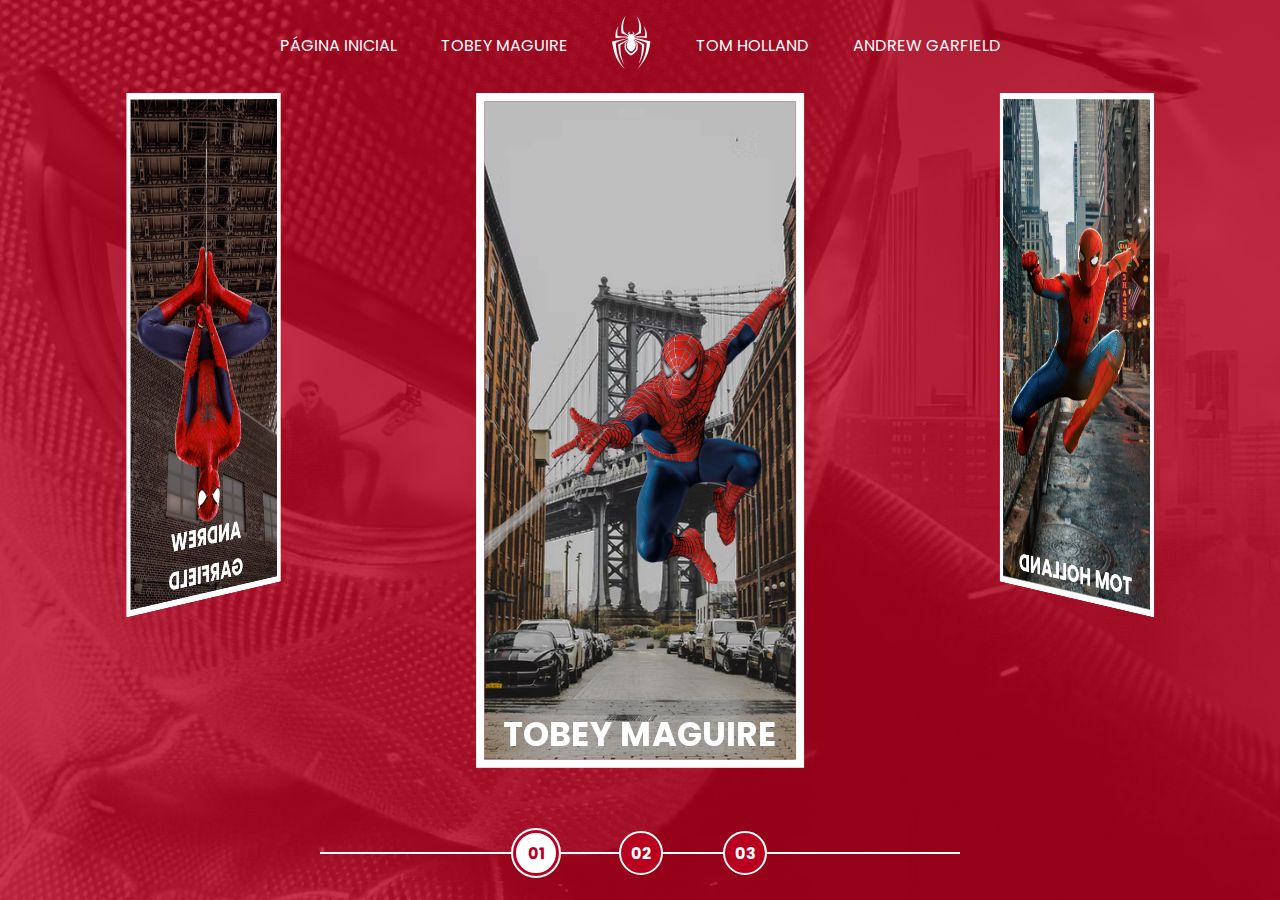
<file: index.html>
<!DOCTYPE html>
<html lang="pt-br">
<head>

    <meta charset="UTF-8">
    <meta name="viewport" content="width=device-width, initial-scale=1.0">
    <title>Multiverso Spider-Man</title>

    <!-- Fonts -->
    <link rel="preconnect" href="https://fonts.googleapis.com">
    <link rel="preconnect" href="https://fonts.gstatic.com" crossorigin>
    <link href="https://fonts.googleapis.com/css2?family=Poppins:ital,wght@0,100;0,200;0,300;0,400;0,500;0,600;0,700;0,800;0,900;1,100;1,200;1,300;1,400;1,500;1,600;1,700;1,800;1,900&display=swap" rel="stylesheet">

    <!-- Styles -->

    <link rel="shortcut icon" href="./src/images/icons/spider.svg" type="image/x-icon">

    <link rel="stylesheet" href="./src/styles/home-page-styles.css">

    

</head>

<body>

    <nav class="s-menu">

        <ul>

            <li class="s-menu__item">
                <a href="./index.html">Página Inicial</a>
            </li>

            <li class="s-menu__item">
                <a href="./pages/tobey-maguire/spiderman1.html">Tobey Maguire</a>
            </li>

            <li class="s-menu__item s-menu__icon">
                <img src="./src/images/icons/spider.svg" alt="Spider-man Multiverse">
            </li>

            <li class="s-menu__item">
                <a href="./pages/tom-holland/spiderman1.html">Tom Holland</a>
            </li>

            <li class="s-menu__item">
                <a href="./pages/andrew-garfield/spiderman1.html">Andrew Garfield</a>
            </li>
        </ul>
    </nav>

    <div class="s-container">

        <div class="s-cards-carousel" style="transform: translateZ(-40vw) rotateY(0deg);">

            <a href="./pages/tobey-maguire/spiderman1.html" class="s-card" id="spider-man-01">
                <img src="./src/images/pic-sm-bg-01.jpg" alt="" class="s-card__background">
                <img src="./src/images/spider-man-01.png" alt="Tobey Maguire" class="s-card__image">
                <h2 class="s-card__title">Tobey Maguire</h2>
            </a>

            <a href="./pages/tom-holland/spiderman1.html" class="s-card" id="spider-man-02">
                <img src="./src/images/pic-sm-bg-02.jpg" alt="" class="s-card__background">
                <img src="./src/images/spider-man-02.png" alt="Tom Holland" class="s-card__image">
                <h2 class="s-card__title">Tom Holland</h2>
            </a>

            <a href="./pages/andrew-garfield/spiderman1.html" class="s-card" id="spider-man-03">
                <img src="./src/images/pic-sm-bg-03.jpg" alt="" class="s-card__background">
                <img src="./src/images/spider-man-03.png" alt="Andrew Garfield" class="s-card__image">
                <h2 class="s-card__title">Andrew Garfield</h2>
            </a>

        </div>

    </div>

    <div class="s-controller">
        <div id="1" onclick="selectCarouselItem(this)" class="s-controller__button s-controller__button--active">
            01
        </div>
        <div id="2" onclick="selectCarouselItem(this)" class="s-controller__button">
            02
        </div>
        <div id="3" onclick="selectCarouselItem(this)" class="s-controller__button">
            03
        </div>
        <div class="s-controller__line"></div>
    </div>

    <script src="./src/script/card-hover-animation.js" defer></script>
    <script src="./src/script/script.js" defer></script>

</body>
</html>
</file>
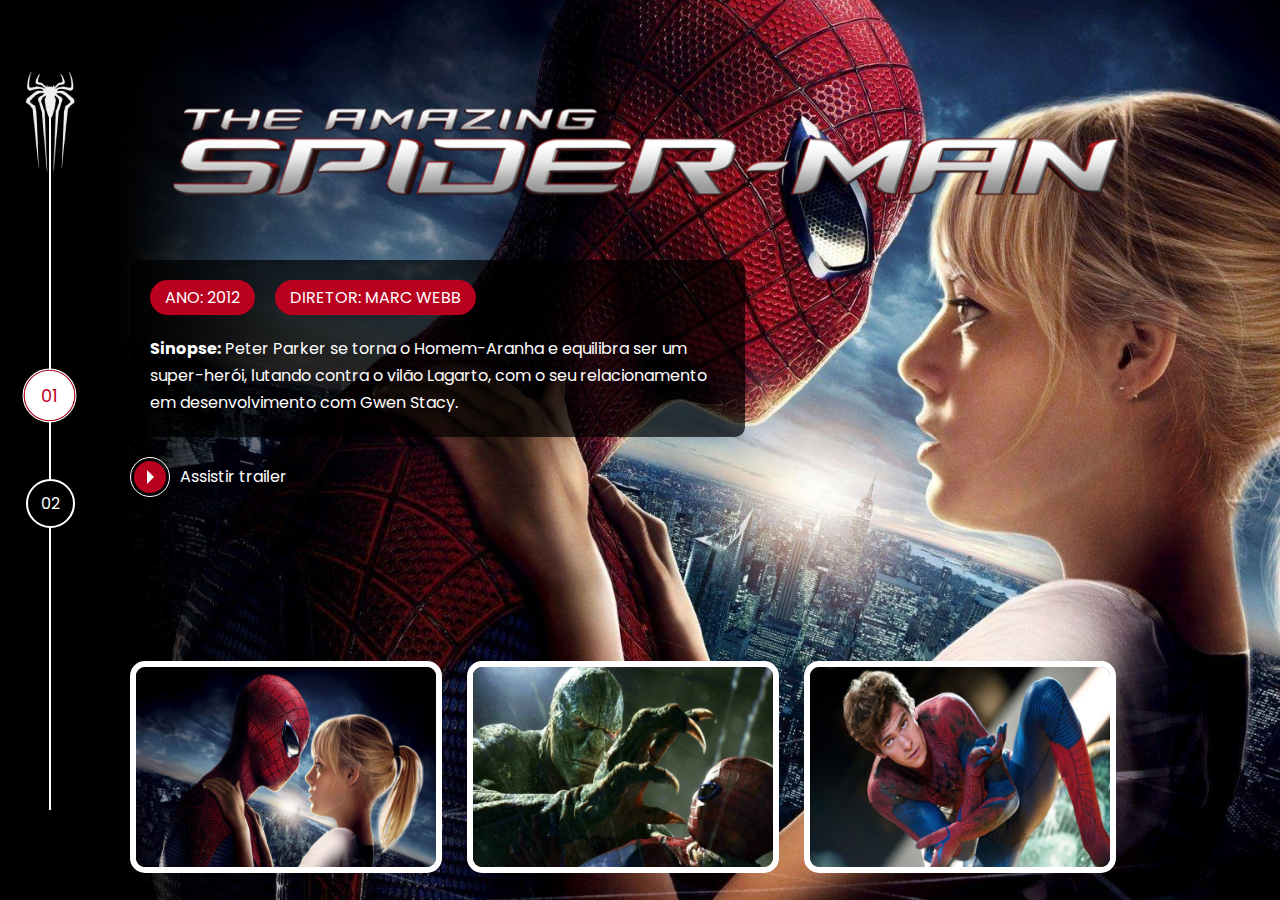
<file: pages/andrew-garfield/spiderman1.html>
<!DOCTYPE html>

<html lang="pt-br">
<head>

    <meta charset="UTF-8">
    <meta name="viewport" content="width=device-width, initial-scale=1.0">
    <title>Multiverso Spider-Man</title>

    <!-- Fonts -->
    <link rel="preconnect" href="https://fonts.googleapis.com">
    <link rel="preconnect" href="https://fonts.gstatic.com" crossorigin>
    <link href="https://fonts.googleapis.com/css2?family=Poppins:ital,wght@0,100;0,200;0,300;0,400;0,500;0,600;0,700;0,800;0,900;1,100;1,200;1,300;1,400;1,500;1,600;1,700;1,800;1,900&display=swap" rel="stylesheet">

    <!-- Styles -->

    <link rel="shortcut icon" href="../../src/images/icons/spiderman1-andrew.png" type="image/x-icon">

    <link rel="stylesheet" href="../../src/styles/internal.css">

    <link
        rel="stylesheet"
        href="https://cdn.jsdelivr.net/npm/@fancyapps/ui@4.0/dist/fancybox.css"
    />

</head>
<body>

    <div class="s-wrapper">

       <div class="s-left-column">

            <nav class="navigator">

                <div class="navigator__icon">

                    <a href="../../index.html">

                        <img src="../../src/images/icons/spiderman1-andrew.png" alt="Multiverso Spider-Man">

                    </a>

                </div>

                <ul>
                
                    <li><a href="./spiderman1.html" class="active">01</a></li>

                    <li><a href="./spiderman2.html">02</a></li>

                </ul>
            
            </nav>

        </div>

        <div class="s-main-content s-spiderman-02-01">

            <div class="s-main-content__top">

                <div class="s-logo">

                    <img src="../../src/images/spiderman-andrew/movie-01/logo.png" alt="The Amazing Spider-Man (2012)" title="The Amazing Spider-Man (2012)">

                </div>

                <div class="s-description">

                    <div class="pills">

                        <ul>

                            <li>Ano: 2012</li>

                            <li>Diretor: Marc Webb</li>

                        </ul>

                    </div>

                    <div class="s-description__text">

                        <p>

                            <strong>Sinopse:</strong>&nbsp;Peter Parker se torna o Homem-Aranha e equilibra ser um super-herói, 
                            lutando contra o vilão Lagarto, com o seu relacionamento em desenvolvimento com Gwen Stacy.

                        </p>

                    </div>

                </div>

                <div class="s-link">

                    <ul>

                        <li>

                            <a href="https://www.youtube.com/watch?v=iAaDfqB9FLs" class="link-button" target="_blank">

                                <span class="icon">

                                    <div class="play-icon">&nbsp;</div>

                                </span>

                                <span class="label"> Assistir trailer </span>
                            </a>

                        </li>

                    </ul>

                </div>

            </div>

            <div class="s-main-content__bottom">

                <div class="gallery">

                    <ul>

                        <li>
                            
                            <a data-fancybox href="../../src/images/spiderman-andrew/movie-01/gallery/image-01.png">

                                <img src="../../src/images/spiderman-andrew/movie-01/gallery/image-01.png" alt="">

                            </a>

                        </li>

                        <li>

                            <a data-fancybox href="../../src/images/spiderman-andrew/movie-01/gallery/image-02.png">

                                <img src="../../src/images/spiderman-andrew/movie-01/gallery/image-02.png" alt="">

                            </a>

                        </li>

                        <li>
                            
                            <a data-fancybox href="../../src/images/spiderman-andrew/movie-01/gallery/image-03.png">
                            
                                <img src="../../src/images/spiderman-andrew/movie-01/gallery/image-03.png" alt="">

                            </a>

                        </li>

                    </ul>

                </div>
        
            </div>

        </div>

    </div>
    
    <script src="https://cdn.jsdelivr.net/npm/@fancyapps/ui@4.0/dist/fancybox.umd.js"></script>

</body>
</html>
</file>
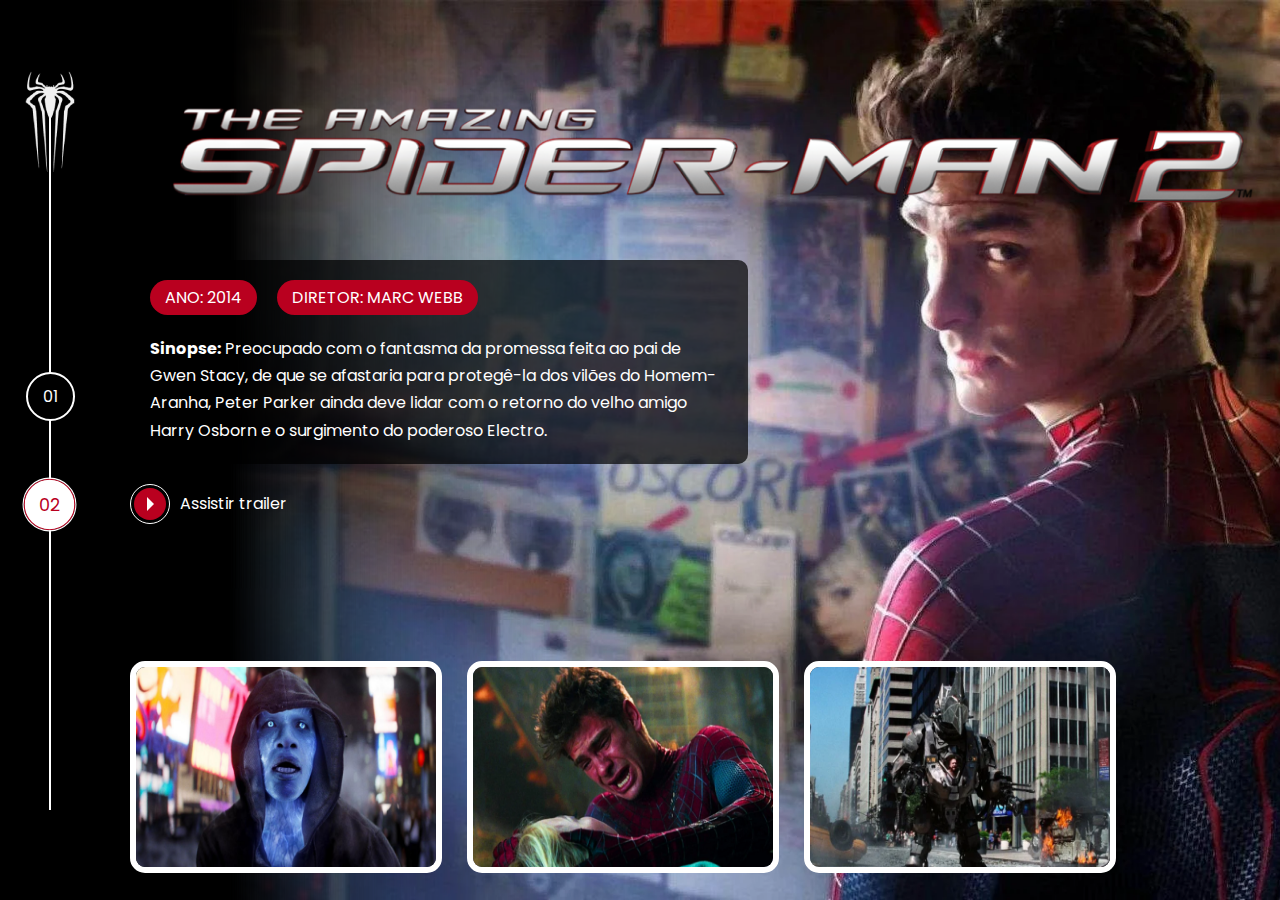
<file: pages/andrew-garfield/spiderman2.html>
<!DOCTYPE html>

<html lang="pt-br">
<head>

    <meta charset="UTF-8">
    <meta name="viewport" content="width=device-width, initial-scale=1.0">
    <title>Multiverso Spider-Man</title>

    <!-- Fonts -->
    <link rel="preconnect" href="https://fonts.googleapis.com">
    <link rel="preconnect" href="https://fonts.gstatic.com" crossorigin>
    <link href="https://fonts.googleapis.com/css2?family=Poppins:ital,wght@0,100;0,200;0,300;0,400;0,500;0,600;0,700;0,800;0,900;1,100;1,200;1,300;1,400;1,500;1,600;1,700;1,800;1,900&display=swap" rel="stylesheet">

    <!-- Styles -->

    <link rel="shortcut icon" href="../../src/images/icons/spiderman1-andrew.png" type="image/x-icon">

    <link rel="stylesheet" href="../../src/styles/internal.css">

    <link
        rel="stylesheet"
        href="https://cdn.jsdelivr.net/npm/@fancyapps/ui@4.0/dist/fancybox.css"
    />

</head>
<body>

    <div class="s-wrapper">

       <div class="s-left-column">

            <nav class="navigator">

                <div class="navigator__icon">

                    <a href="../../index.html">

                        <img src="../../src/images/icons/spiderman1-andrew.png" alt="Multiverso Spider-Man">

                    </a>

                </div>

                <ul>
                
                    <li><a href="./spiderman1.html">01</a></li>

                    <li><a href="./spiderman2.html" class="active">02</a></li>

                </ul>
            
            </nav>

        </div>

        <div class="s-main-content s-spiderman-02-02">

            <div class="s-main-content__top">

                <div class="s-logo">

                    <img src="../../src/images/spiderman-andrew/movie-02/logo.png" alt="O Espetacular Homem-Aranha 2 (2014)" title="O Espetacular Homem-Aranha 2 (2014)">

                </div>

                <div class="s-description">

                    <div class="pills">

                        <ul>

                            <li>Ano: 2014</li>

                            <li>Diretor: Marc Webb</li>

                        </ul>

                    </div>

                    <div class="s-description__text">

                        <p>

                            <strong>Sinopse:</strong>&nbsp;Preocupado com o fantasma da promessa feita ao pai de Gwen Stacy, 
                            de que se afastaria para protegê-la dos vilões do Homem-Aranha, Peter Parker ainda deve lidar 
                            com o retorno do velho amigo Harry Osborn e o surgimento do poderoso Electro.

                        </p>

                    </div>

                </div>

                <div class="s-link">

                    <ul>

                        <li>

                            <a href="https://www.youtube.com/watch?v=PfUDLzyC1cM" class="link-button" target="_blank">

                                <span class="icon">

                                    <div class="play-icon">&nbsp;</div>

                                </span>

                                <span class="label"> Assistir trailer </span>
                            </a>

                        </li>

                    </ul>

                </div>

            </div>

            <div class="s-main-content__bottom">

                <div class="gallery">

                    <ul>

                        <li>
                            
                            <a data-fancybox href="../../src/images/spiderman-andrew/movie-02/gallery/image-01.png">

                                <img src="../../src/images/spiderman-andrew/movie-02/gallery/image-01.png" alt="">

                            </a>

                        </li>

                        <li>

                            <a data-fancybox href="../../src/images/spiderman-andrew/movie-02/gallery/image-02.png">

                                <img src="../../src/images/spiderman-andrew/movie-02/gallery/image-02.png" alt="">

                            </a>

                        </li>

                        <li>
                            
                            <a data-fancybox href="../../src/images/spiderman-andrew/movie-02/gallery/image-03.png">
                            
                                <img src="../../src/images/spiderman-andrew/movie-02/gallery/image-03.png" alt="">

                            </a>

                        </li>

                    </ul>

                </div>
        
            </div>

        </div>

    </div>
    
    <script src="https://cdn.jsdelivr.net/npm/@fancyapps/ui@4.0/dist/fancybox.umd.js"></script>

</body>
</html>
</file>
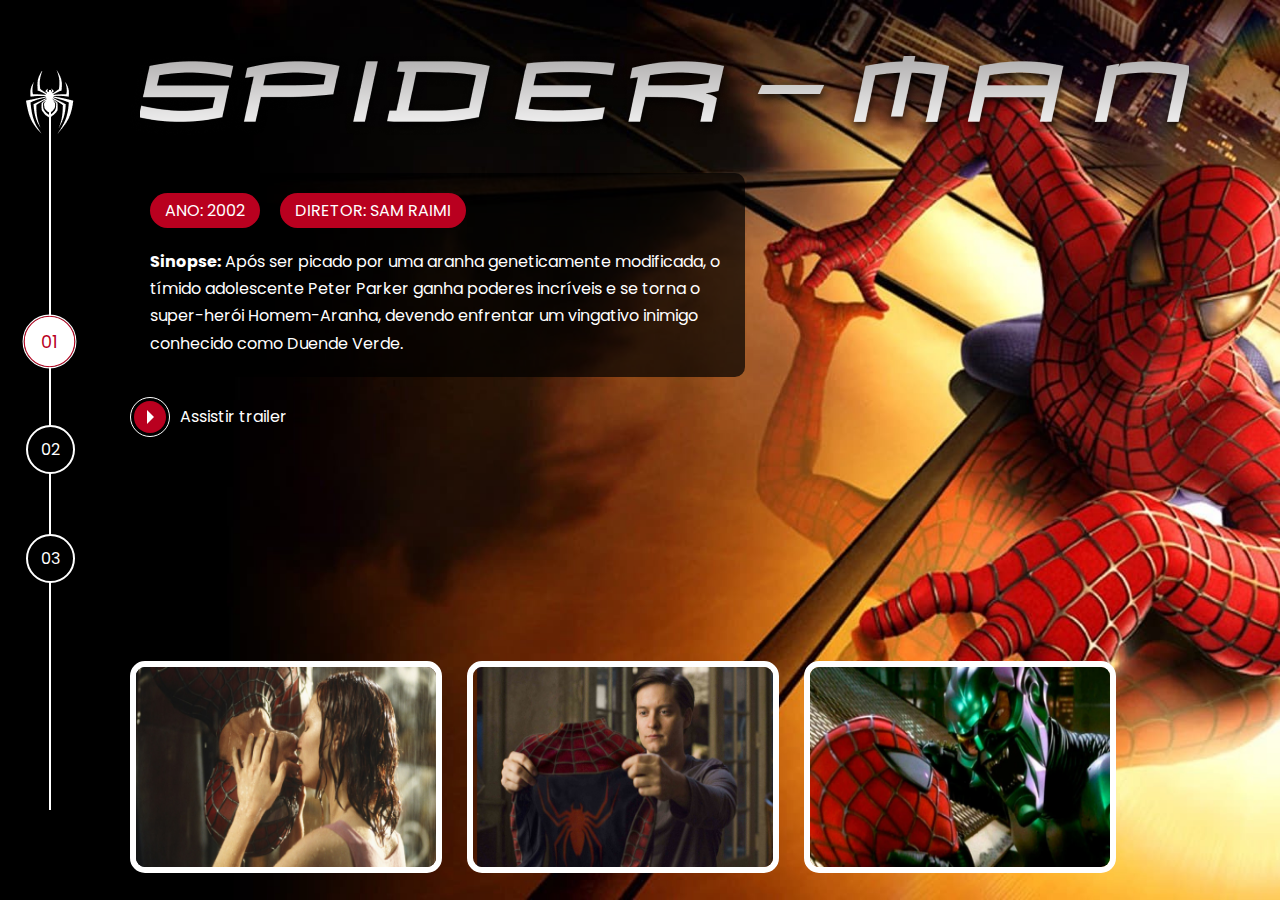
<file: pages/tobey-maguire/spiderman1.html>
<!DOCTYPE html>

<html lang="pt-br">
<head>

    <meta charset="UTF-8">
    <meta name="viewport" content="width=device-width, initial-scale=1.0">
    <title>Multiverso Spider-Man</title>

    <!-- Fonts -->
    <link rel="preconnect" href="https://fonts.googleapis.com">
    <link rel="preconnect" href="https://fonts.gstatic.com" crossorigin>
    <link href="https://fonts.googleapis.com/css2?family=Poppins:ital,wght@0,100;0,200;0,300;0,400;0,500;0,600;0,700;0,800;0,900;1,100;1,200;1,300;1,400;1,500;1,600;1,700;1,800;1,900&display=swap" rel="stylesheet">

    <!-- Styles -->

    <link rel="shortcut icon" href="../../src/images/icons/spiderman1.png" type="image/x-icon">

    <link rel="stylesheet" href="../../src/styles/internal.css">

    <link
        rel="stylesheet"
        href="https://cdn.jsdelivr.net/npm/@fancyapps/ui@4.0/dist/fancybox.css"
    />

</head>
<body>

    <div class="s-wrapper">

       <div class="s-left-column">

            <nav class="navigator">

                <div class="navigator__icon">

                    <a href="../../index.html">

                        <img src="../../src/images/icons/spiderman1.png" alt="Multiverso Spider-Man">

                    </a>

                </div>

                <ul>
                
                    <li><a href="./spiderman1.html" class="active">01</a></li>

                    <li><a href="./spiderman2.html">02</a></li>

                    <li><a href="./spiderman3.html">03</a></li>

                </ul>
            
            </nav>

        </div>

        <div class="s-main-content s-spiderman-01-01">

            <div class="s-main-content__top">

                <div class="s-logo">

                    <img src="../../src/images/spiderman-tobey/movie-01/logo.png" alt="Spiderman (2002)" title="Spiderman (2002)">

                </div>

                <div class="s-description">

                    <div class="pills">

                        <ul>

                            <li>Ano: 2002</li>

                            <li>Diretor: Sam Raimi</li>

                        </ul>

                    </div>

                    <div class="s-description__text">

                        <p>

                            <strong>Sinopse:</strong>&nbsp;Após ser picado por uma aranha geneticamente modificada, 
                            o tímido adolescente Peter Parker ganha poderes incríveis 
                            e se torna o super-herói Homem-Aranha, devendo enfrentar 
                            um vingativo inimigo conhecido como Duende Verde.

                        </p>

                    </div>

                </div>

                <div class="s-link">

                    <ul>

                        <li>

                            <a href="https://www.youtube.com/watch?v=nwyO5Ue6JUQ" class="link-button" target="_blank">

                                <span class="icon">

                                    <div class="play-icon">&nbsp;</div>

                                </span>

                                <span class="label"> Assistir trailer </span>
                            </a>

                        </li>

                    </ul>

                </div>

            </div>

            <div class="s-main-content__bottom">

                <div class="gallery">

                    <ul>

                        <li>
                            
                            <a data-fancybox href="../../src/images/spiderman-tobey/movie-01/gallery/image-01-full.jpg">

                                <img src="../../src/images/spiderman-tobey/movie-01/gallery/image-01.png" alt="">

                            </a>

                        </li>

                        <li>

                            <a data-fancybox href="../../src/images/spiderman-tobey/movie-01/gallery/image-02-full.jpg">

                                <img src="../../src/images/spiderman-tobey/movie-01/gallery/image-02.png" alt="">

                            </a>

                        </li>

                        <li>
                            
                            <a data-fancybox href="../../src/images/spiderman-tobey/movie-01/gallery/image-03-full.jpg">
                            
                                <img src="../../src/images/spiderman-tobey/movie-01/gallery/image-03.png" alt="">

                            </a>

                        </li>

                    </ul>

                </div>
        
            </div>

        </div>

    </div>
    
    <script src="https://cdn.jsdelivr.net/npm/@fancyapps/ui@4.0/dist/fancybox.umd.js"></script>

</body>
</html>
</file>
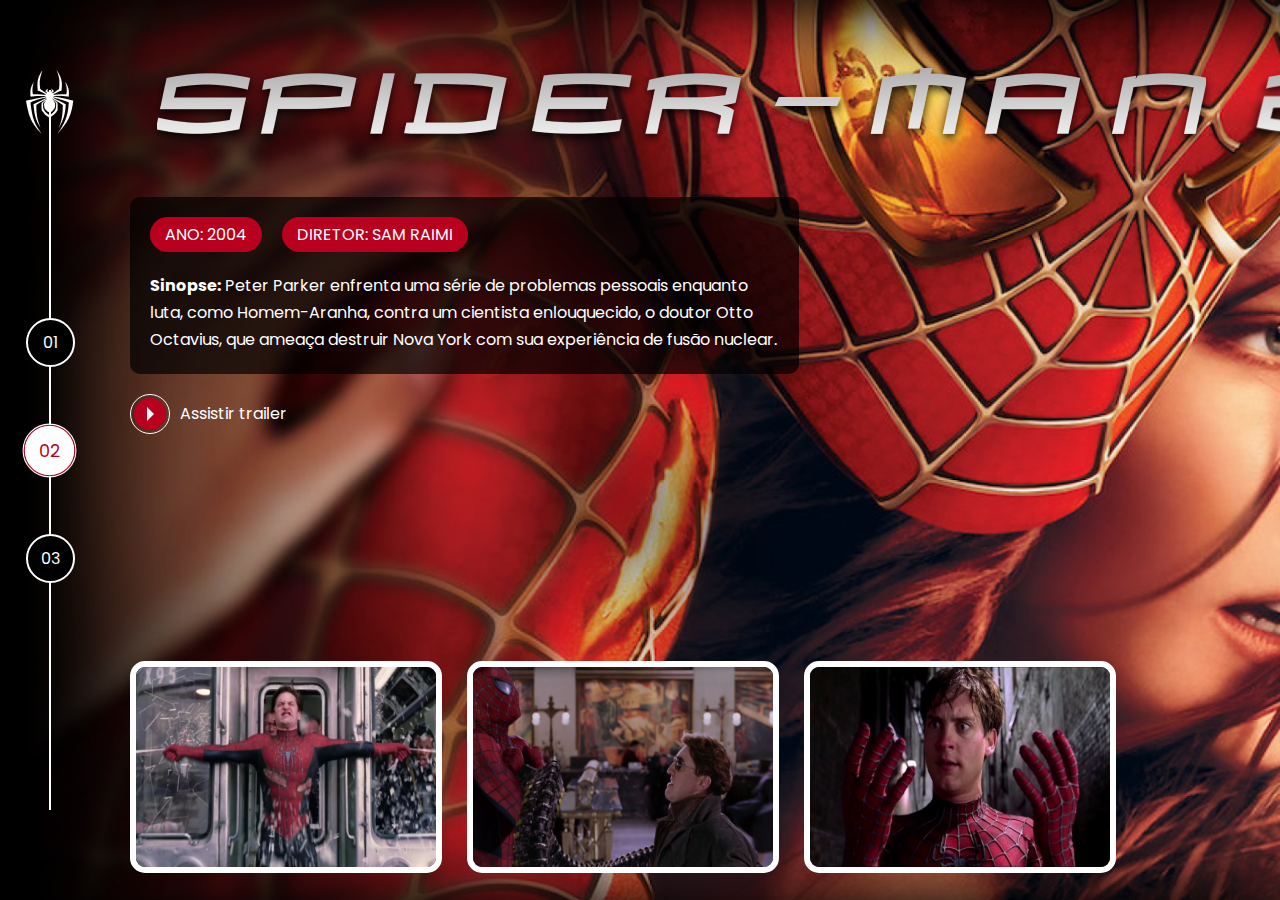
<file: pages/tobey-maguire/spiderman2.html>
<!DOCTYPE html>

<html lang="pt-br">
<head>

    <meta charset="UTF-8">
    <meta name="viewport" content="width=device-width, initial-scale=1.0">
    <title>Multiverso Spider-Man</title>

    <!-- Fonts -->
    <link rel="preconnect" href="https://fonts.googleapis.com">
    <link rel="preconnect" href="https://fonts.gstatic.com" crossorigin>
    <link href="https://fonts.googleapis.com/css2?family=Poppins:ital,wght@0,100;0,200;0,300;0,400;0,500;0,600;0,700;0,800;0,900;1,100;1,200;1,300;1,400;1,500;1,600;1,700;1,800;1,900&display=swap" rel="stylesheet">

    <!-- Styles -->

    <link rel="shortcut icon" href="../../src/images/icons/spiderman1.png" type="image/x-icon">

    <link rel="stylesheet" href="../../src/styles/internal.css">

    <link
        rel="stylesheet"
        href="https://cdn.jsdelivr.net/npm/@fancyapps/ui@4.0/dist/fancybox.css"
    />

</head>
<body>

    <div class="s-wrapper">

       <div class="s-left-column">

            <nav class="navigator">

                <div class="navigator__icon">

                    <a href="../../index.html">

                        <img src="../../src/images/icons/spiderman1.png" alt="Multiverso Spider-Man">

                    </a>

                </div>

                <ul>
                
                    <li><a href="./spiderman1.html">01</a></li>

                    <li><a href="./spiderman2.html" class="active">02</a></li>

                    <li><a href="./spiderman3.html">03</a></li>

                </ul>
            
            </nav>

        </div>

        <div class="s-main-content s-spiderman-01-02">

            <div class="s-main-content__top">

                <div class="s-logo">

                    <img src="../../src/images/spiderman-tobey/movie-02/logo.png" alt="Spiderman (2004)" title="Spiderman (2004)">

                </div>

                <div class="s-description">

                    <div class="pills">

                        <ul>

                            <li>Ano: 2004</li>

                            <li>Diretor: Sam Raimi</li>

                        </ul>

                    </div>

                    <div class="s-description__text">

                        <p>

                            <strong>Sinopse:</strong>&nbsp;Peter Parker enfrenta uma série de problemas pessoais enquanto luta, 
                            como Homem-Aranha, contra um cientista enlouquecido, o doutor Otto Octavius, 
                            que ameaça destruir Nova York com sua experiência de fusão nuclear.

                        </p>

                    </div>

                </div>

                <div class="s-link">

                    <ul>

                        <li>

                            <a href="https://www.youtube.com/watch?v=1UAzz8ncM68" class="link-button" target="_blank">

                                <span class="icon">

                                    <div class="play-icon">&nbsp;</div>

                                </span>

                                <span class="label"> Assistir trailer </span>
                            </a>

                        </li>

                    </ul>

                </div>

            </div>

            <div class="s-main-content__bottom">

                <div class="gallery">

                    <ul>

                        <li>
                            
                            <a data-fancybox href="../../src/images/spiderman-tobey/movie-02/gallery/image-01.png">

                                <img src="../../src/images/spiderman-tobey/movie-02/gallery/image-01.png" alt="">

                            </a>

                        </li>

                        <li>

                            <a data-fancybox href="../../src/images/spiderman-tobey/movie-02/gallery/image-02.png">

                                <img src="../../src/images/spiderman-tobey/movie-02/gallery/image-02.png" alt="">

                            </a>

                        </li>

                        <li>
                            
                            <a data-fancybox href="../../src/images/spiderman-tobey/movie-02/gallery/image-03.png">
                            
                                <img src="../../src/images/spiderman-tobey/movie-02/gallery/image-03.png" alt="">

                            </a>

                        </li>

                    </ul>

                </div>
        
            </div>

        </div>

    </div>
    
    <script src="https://cdn.jsdelivr.net/npm/@fancyapps/ui@4.0/dist/fancybox.umd.js"></script>

</body>
</html>
</file>
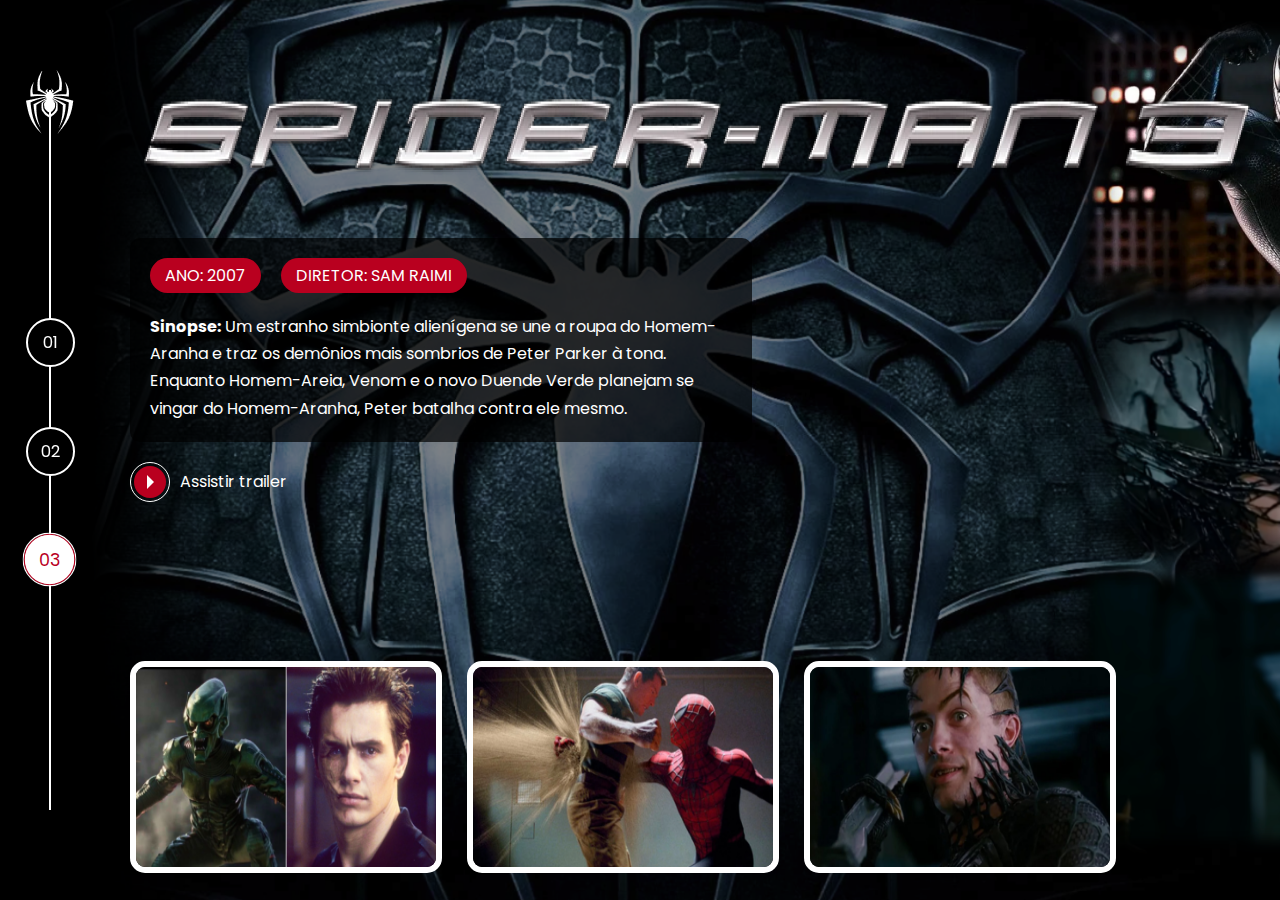
<file: pages/tobey-maguire/spiderman3.html>
<!DOCTYPE html>

<html lang="pt-br">
<head>

    <meta charset="UTF-8">
    <meta name="viewport" content="width=device-width, initial-scale=1.0">
    <title>Multiverso Spider-Man</title>

    <!-- Fonts -->
    <link rel="preconnect" href="https://fonts.googleapis.com">
    <link rel="preconnect" href="https://fonts.gstatic.com" crossorigin>
    <link href="https://fonts.googleapis.com/css2?family=Poppins:ital,wght@0,100;0,200;0,300;0,400;0,500;0,600;0,700;0,800;0,900;1,100;1,200;1,300;1,400;1,500;1,600;1,700;1,800;1,900&display=swap" rel="stylesheet">

    <!-- Styles -->

    <link rel="shortcut icon" href="../../src/images/icons/spiderman1.png" type="image/x-icon">

    <link rel="stylesheet" href="../../src/styles/internal.css">

    <link
        rel="stylesheet"
        href="https://cdn.jsdelivr.net/npm/@fancyapps/ui@4.0/dist/fancybox.css"
    />

</head>
<body>

    <div class="s-wrapper">

       <div class="s-left-column">

            <nav class="navigator">

                <div class="navigator__icon">

                    <a href="../../index.html">

                        <img src="../../src/images/icons/spiderman1.png" alt="Multiverso Spider-Man">

                    </a>

                </div>

                <ul>
                
                    <li><a href="./spiderman1.html">01</a></li>

                    <li><a href="./spiderman2.html">02</a></li>

                    <li><a href="./spiderman3.html" class="active">03</a></li>

                </ul>
            
            </nav>

        </div>

        <div class="s-main-content s-spiderman-01-03">

            <div class="s-main-content__top">

                <div class="s-logo">

                    <img src="../../src/images/spiderman-tobey/movie-03/logo.png" alt="Spiderman (2007)" title="Spiderman (2007)">

                </div>

                <div class="s-description">

                    <div class="pills">

                        <ul>

                            <li>Ano: 2007</li>

                            <li>Diretor: Sam Raimi</li>

                        </ul>

                    </div>

                    <div class="s-description__text">

                        <p>

                            <strong>Sinopse:</strong>&nbsp;Um estranho simbionte alienígena se une a roupa do Homem-Aranha e traz 
                            os demônios mais sombrios de Peter Parker à tona. Enquanto Homem-Areia, Venom e o novo Duende Verde 
                            planejam se vingar do Homem-Aranha, Peter batalha contra ele mesmo.

                        </p>

                    </div>

                </div>

                <div class="s-link">

                    <ul>

                        <li>

                            <a href="https://www.youtube.com/watch?v=e5wUilOeOmg" class="link-button" target="_blank">

                                <span class="icon">

                                    <div class="play-icon">&nbsp;</div>

                                </span>

                                <span class="label"> Assistir trailer </span>
                            </a>

                        </li>

                    </ul>

                </div>

            </div>

            <div class="s-main-content__bottom">

                <div class="gallery">

                    <ul>

                        <li>
                            
                            <a data-fancybox href="../../src/images/spiderman-tobey/movie-03/gallery/image-01.png">

                                <img src="../../src/images/spiderman-tobey/movie-03/gallery/image-01.png" alt="">

                            </a>

                        </li>

                        <li>

                            <a data-fancybox href="../../src/images/spiderman-tobey/movie-03/gallery/image-02.png">

                                <img src="../../src/images/spiderman-tobey/movie-03/gallery/image-02.png" alt="">

                            </a>

                        </li>

                        <li>
                            
                            <a data-fancybox href="../../src/images/spiderman-tobey/movie-03/gallery/image-03.png">
                            
                                <img src="../../src/images/spiderman-tobey/movie-03/gallery/image-03.png" alt="">

                            </a>

                        </li>

                    </ul>

                </div>
        
            </div>

        </div>

    </div>
    
    <script src="https://cdn.jsdelivr.net/npm/@fancyapps/ui@4.0/dist/fancybox.umd.js"></script>

</body>
</html>
</file>
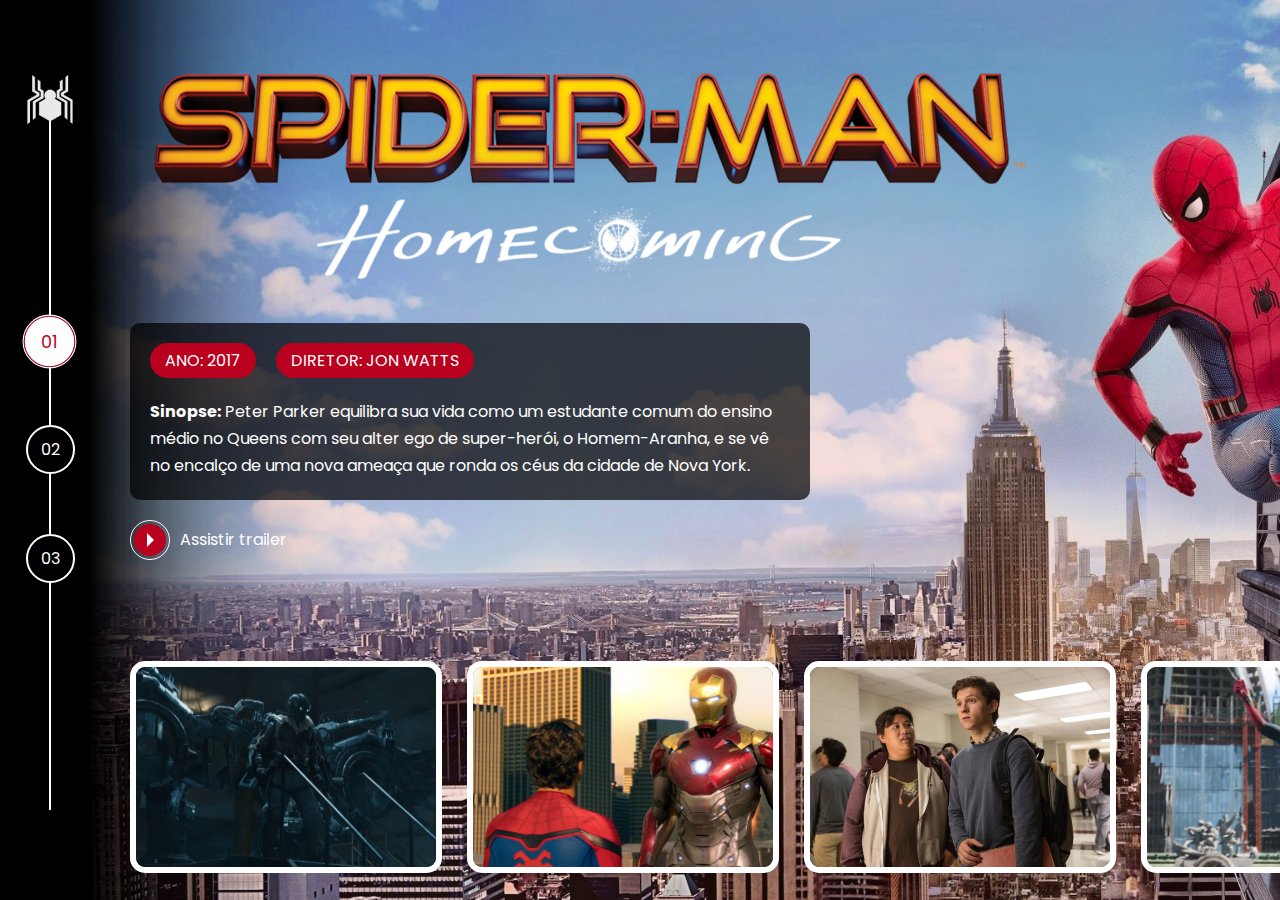
<file: pages/tom-holland/spiderman1.html>
<!DOCTYPE html>

<html lang="pt-br">
<head>

    <meta charset="UTF-8">
    <meta name="viewport" content="width=device-width, initial-scale=1.0">
    <title>Multiverso Spider-Man</title>

    <!-- Fonts -->
    <link rel="preconnect" href="https://fonts.googleapis.com">
    <link rel="preconnect" href="https://fonts.gstatic.com" crossorigin>
    <link href="https://fonts.googleapis.com/css2?family=Poppins:ital,wght@0,100;0,200;0,300;0,400;0,500;0,600;0,700;0,800;0,900;1,100;1,200;1,300;1,400;1,500;1,600;1,700;1,800;1,900&display=swap" rel="stylesheet">

    <!-- Styles -->

    <link rel="shortcut icon" href="../../src/images/icons/spiderman1-tom.png" type="image/x-icon">

    <link rel="stylesheet" href="../../src/styles/internal.css">

    <link
        rel="stylesheet"
        href="https://cdn.jsdelivr.net/npm/@fancyapps/ui@4.0/dist/fancybox.css"
    />

</head>
<body>

    <div class="s-wrapper">

       <div class="s-left-column">

            <nav class="navigator">

                <div class="navigator__icon">

                    <a href="../../index.html">

                        <img src="../../src/images/icons/spiderman1-tom.png" alt="Multiverso Spider-Man">

                    </a>

                </div>

                <ul>
                
                    <li><a href="./spiderman1.html" class="active">01</a></li>

                    <li><a href="./spiderman2.html">02</a></li>

                    <li><a href="./spiderman3.html">03</a></li>

                </ul>
            
            </nav>

        </div>

        <div class="s-main-content s-spiderman-03-01">

            <div class="s-main-content__top">

                <div class="s-logo">

                    <img src="../../src/images/spiderman-tom/movie-01/logo.png" alt="Homem-Aranha: De Volta ao Lar (2017)" title="Homem-Aranha: De Volta ao Lar (2017)">

                </div>

                <div class="s-description">

                    <div class="pills">

                        <ul>

                            <li>Ano: 2017</li>

                            <li>Diretor: Jon Watts</li>

                        </ul>

                    </div>

                    <div class="s-description__text">

                        <p>

                            <strong>Sinopse:</strong>&nbsp;Peter Parker equilibra sua vida como um estudante comum do ensino médio no Queens 
                            com seu alter ego de super-herói, o Homem-Aranha, e se vê no encalço de uma nova ameaça que ronda os céus da cidade de Nova York.

                        </p>

                    </div>

                </div>

                <div class="s-link">

                    <ul>

                        <li>

                            <a href="https://www.youtube.com/watch?v=ntE5Jmsol70" class="link-button" target="_blank">

                                <span class="icon">

                                    <div class="play-icon">&nbsp;</div>

                                </span>

                                <span class="label"> Assistir trailer </span>
                            </a>

                        </li>

                    </ul>

                </div>

            </div>

            <div class="s-main-content__bottom">

                <div class="gallery">

                    <ul>

                        <li>
                            
                            <a data-fancybox href="../../src/images/spiderman-tom/movie-01/gallery/image-01.png">

                                <img src="../../src/images/spiderman-tom/movie-01/gallery/image-01.png" alt="">

                            </a>

                        </li>

                        <li>

                            <a data-fancybox href="../../src/images/spiderman-tom/movie-01/gallery/image-02.png">

                                <img src="../../src/images/spiderman-tom/movie-01/gallery/image-02.png" alt="">

                            </a>

                        </li>

                        <li>
                            
                            <a data-fancybox href="../../src/images/spiderman-tom/movie-01/gallery/image-03.png">
                            
                                <img src="../../src/images/spiderman-tom/movie-01/gallery/image-03.png" alt="">

                            </a>

                        </li>

                        <li>
                            
                            <a data-fancybox href="../../src/images/spiderman-tom/movie-01/gallery/image-04.png">
                            
                                <img src="../../src/images/spiderman-tom/movie-01/gallery/image-04.png" alt="">

                            </a>

                        </li>

                    </ul>

                </div>
        
            </div>

        </div>

    </div>
    
    <script src="https://cdn.jsdelivr.net/npm/@fancyapps/ui@4.0/dist/fancybox.umd.js"></script>

</body>
</html>
</file>
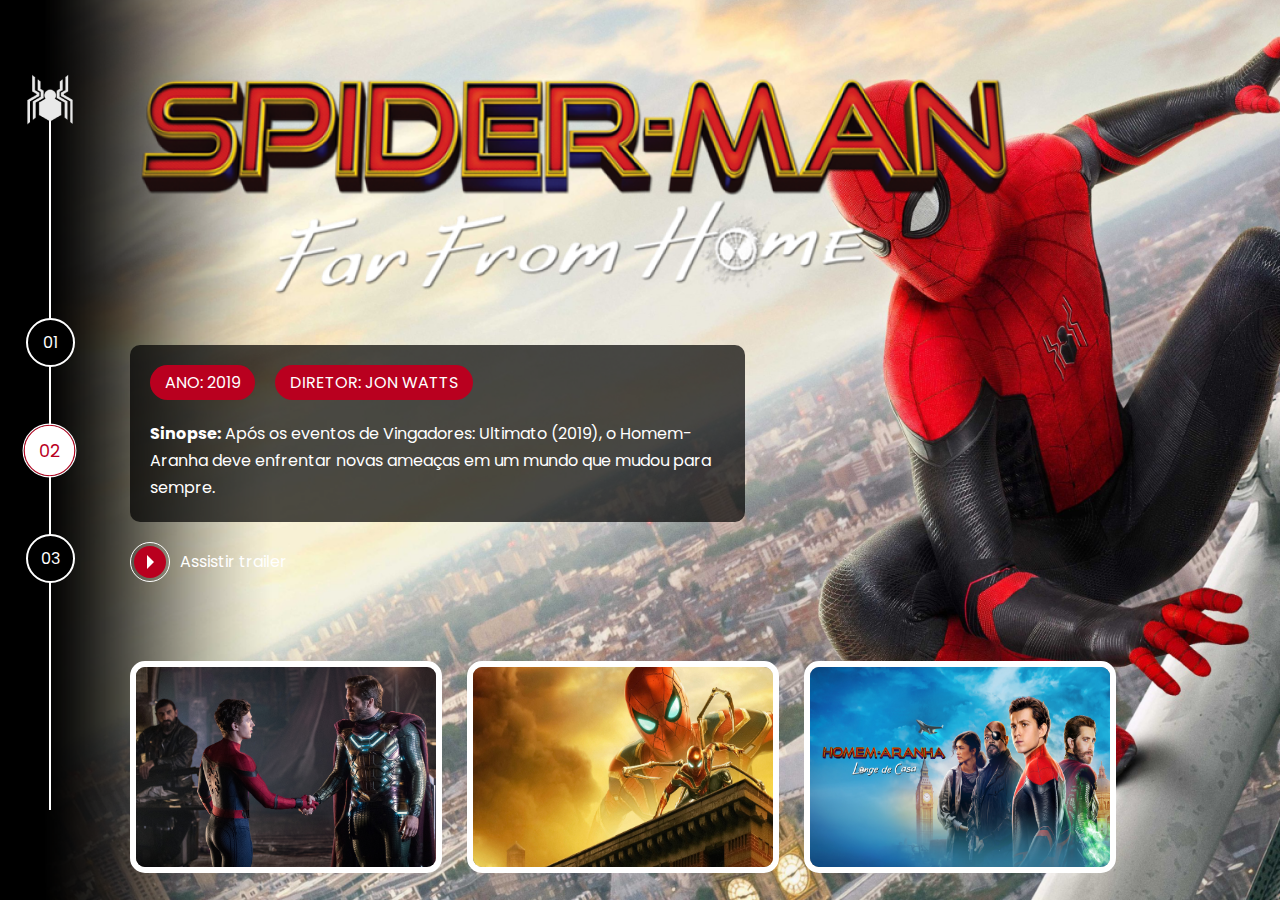
<file: pages/tom-holland/spiderman2.html>
<!DOCTYPE html>

<html lang="pt-br">
<head>

    <meta charset="UTF-8">
    <meta name="viewport" content="width=device-width, initial-scale=1.0">
    <title>Multiverso Spider-Man</title>

    <!-- Fonts -->
    <link rel="preconnect" href="https://fonts.googleapis.com">
    <link rel="preconnect" href="https://fonts.gstatic.com" crossorigin>
    <link href="https://fonts.googleapis.com/css2?family=Poppins:ital,wght@0,100;0,200;0,300;0,400;0,500;0,600;0,700;0,800;0,900;1,100;1,200;1,300;1,400;1,500;1,600;1,700;1,800;1,900&display=swap" rel="stylesheet">

    <!-- Styles -->

    <link rel="shortcut icon" href="../../src/images/icons/spiderman1-tom.png" type="image/x-icon">

    <link rel="stylesheet" href="../../src/styles/internal.css">

    <link
        rel="stylesheet"
        href="https://cdn.jsdelivr.net/npm/@fancyapps/ui@4.0/dist/fancybox.css"
    />

</head>
<body>

    <div class="s-wrapper">

       <div class="s-left-column">

            <nav class="navigator">

                <div class="navigator__icon">

                    <a href="../../index.html">

                        <img src="../../src/images/icons/spiderman1-tom.png" alt="Multiverso Spider-Man">

                    </a>

                </div>

                <ul>
                
                    <li><a href="./spiderman1.html">01</a></li>

                    <li><a href="./spiderman2.html" class="active">02</a></li>

                    <li><a href="./spiderman3.html">03</a></li>

                </ul>
            
            </nav>

        </div>

        <div class="s-main-content s-spiderman-03-02">

            <div class="s-main-content__top">

                <div class="s-logo">

                    <img src="../../src/images/spiderman-tom/movie-02/logo.png" alt="Homem-Aranha: Longe de Casa (2019)" title="Homem-Aranha: Longe de Casa (2019)">

                </div>

                <div class="s-description">

                    <div class="pills">

                        <ul>

                            <li>Ano: 2019</li>

                            <li>Diretor: Jon Watts</li>

                        </ul>

                    </div>

                    <div class="s-description__text">

                        <p>

                            <strong>Sinopse:</strong>&nbsp;Após os eventos de Vingadores: Ultimato (2019), o Homem-Aranha deve enfrentar novas ameaças em um mundo que mudou para sempre.

                        </p>

                    </div>

                </div>

                <div class="s-link">

                    <ul>

                        <li>

                            <a href="https://www.youtube.com/watch?v=6bpZXJgtYww" class="link-button" target="_blank">

                                <span class="icon">

                                    <div class="play-icon">&nbsp;</div>

                                </span>

                                <span class="label"> Assistir trailer </span>
                            </a>

                        </li>

                    </ul>

                </div>

            </div>

            <div class="s-main-content__bottom">

                <div class="gallery">

                    <ul>

                        <li>
                            
                            <a data-fancybox href="../../src/images/spiderman-tom/movie-02/gallery/image01.jpg">

                                <img src="../../src/images/spiderman-tom/movie-02/gallery/image01.jpg" alt="">

                            </a>

                        </li>

                        <li>

                            <a data-fancybox href="../../src/images/spiderman-tom/movie-02/gallery/image02.jpg">

                                <img src="../../src/images/spiderman-tom/movie-02/gallery/image02.jpg" alt="">

                            </a>

                        </li>

                        <li>
                            
                            <a data-fancybox href="../../src/images/spiderman-tom/movie-02/gallery/image03.jpg">
                            
                                <img src="../../src/images/spiderman-tom/movie-02/gallery/image03.jpg" alt="">

                            </a>

                        </li>

                    </ul>

                </div>
        
            </div>

        </div>

    </div>
    
    <script src="https://cdn.jsdelivr.net/npm/@fancyapps/ui@4.0/dist/fancybox.umd.js"></script>

</body>
</html>
</file>
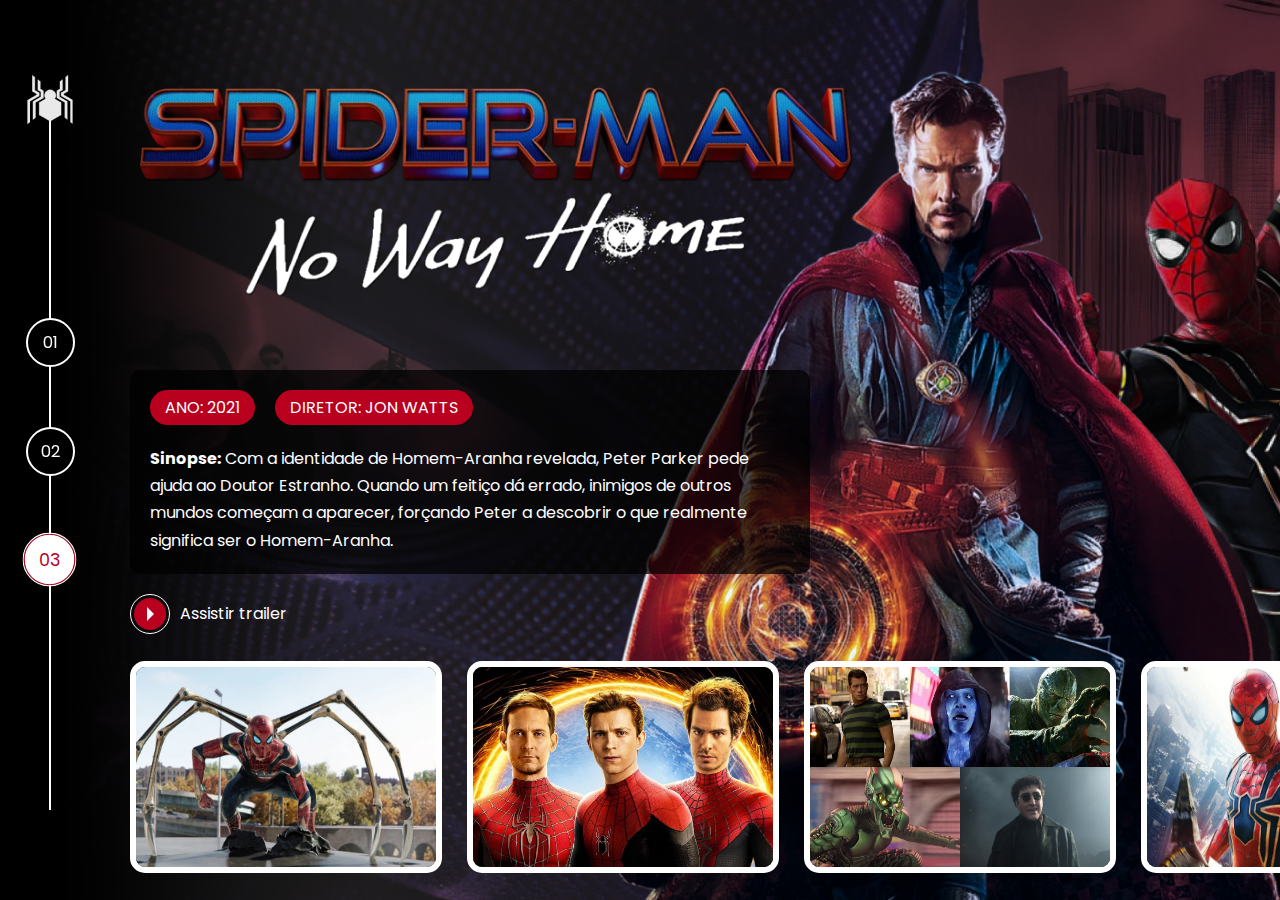
<file: pages/tom-holland/spiderman3.html>
<!DOCTYPE html>

<html lang="pt-br">
<head>

    <meta charset="UTF-8">
    <meta name="viewport" content="width=device-width, initial-scale=1.0">
    <title>Multiverso Spider-Man</title>

    <!-- Fonts -->
    <link rel="preconnect" href="https://fonts.googleapis.com">
    <link rel="preconnect" href="https://fonts.gstatic.com" crossorigin>
    <link href="https://fonts.googleapis.com/css2?family=Poppins:ital,wght@0,100;0,200;0,300;0,400;0,500;0,600;0,700;0,800;0,900;1,100;1,200;1,300;1,400;1,500;1,600;1,700;1,800;1,900&display=swap" rel="stylesheet">

    <!-- Styles -->

    <link rel="shortcut icon" href="../../src/images/icons/spiderman1-tom.png" type="image/x-icon">

    <link rel="stylesheet" href="../../src/styles/internal.css">

    <link
        rel="stylesheet"
        href="https://cdn.jsdelivr.net/npm/@fancyapps/ui@4.0/dist/fancybox.css"
    />

</head>
<body>

    <div class="s-wrapper">

       <div class="s-left-column">

            <nav class="navigator">

                <div class="navigator__icon">

                    <a href="../../index.html">

                        <img src="../../src/images/icons/spiderman1-tom.png" alt="Multiverso Spider-Man">

                    </a>

                </div>

                <ul>
                
                    <li><a href="./spiderman1.html">01</a></li>

                    <li><a href="./spiderman2.html">02</a></li>

                    <li><a href="./spiderman3.html" class="active">03</a></li>

                </ul>
            
            </nav>

        </div>

        <div class="s-main-content s-spiderman-03-03">

            <div class="s-main-content__top">

                <div class="s-logo">

                    <img src="../../src/images/spiderman-tom/movie-03/logo.png" alt="Homem-Aranha: Sem Volta para Casa (2021)" title="Homem-Aranha: Sem Volta para Casa (2021)">

                </div>

                <div class="s-description">

                    <div class="pills">

                        <ul>

                            <li>Ano: 2021</li>

                            <li>Diretor: Jon Watts</li>

                        </ul>

                    </div>

                    <div class="s-description__text">

                        <p>

                            <strong>Sinopse:</strong>&nbsp;Com a identidade de Homem-Aranha revelada, Peter Parker pede ajuda ao Doutor Estranho. 
                            Quando um feitiço dá errado, inimigos de outros mundos começam a aparecer, 
                            forçando Peter a descobrir o que realmente significa ser o Homem-Aranha.

                        </p>

                    </div>

                </div>

                <div class="s-link">

                    <ul>

                        <li>

                            <a href="https://www.youtube.com/watch?v=bHzGeci_8wc" class="link-button" target="_blank">

                                <span class="icon">

                                    <div class="play-icon">&nbsp;</div>

                                </span>

                                <span class="label"> Assistir trailer </span>
                            </a>

                        </li>

                    </ul>

                </div>

            </div>

            <div class="s-main-content__bottom">

                <div class="gallery">

                    <ul>

                        <li>
                            
                            <a data-fancybox href="../../src/images/spiderman-tom/movie-03/gallery/image01.jpeg">

                                <img src="../../src/images/spiderman-tom/movie-03/gallery/image01.jpeg" alt="">

                            </a>

                        </li>

                        <li>

                            <a data-fancybox href="../../src/images/spiderman-tom/movie-03/gallery/image02.jpg">

                                <img src="../../src/images/spiderman-tom/movie-03/gallery/image02.jpg" alt="">

                            </a>

                        </li>

                        <li>
                            
                            <a data-fancybox href="../../src/images/spiderman-tom/movie-03/gallery/image03.jpg">
                            
                                <img src="../../src/images/spiderman-tom/movie-03/gallery/image03.jpg" alt="">

                            </a>

                        </li>

                        <li>
                            
                            <a data-fancybox href="../../src/images/spiderman-tom/movie-03/gallery/image04.jpg">
                            
                                <img src="../../src/images/spiderman-tom/movie-03/gallery/image04.jpg" alt="">

                            </a>

                        </li>

                    </ul>

                </div>
        
            </div>

        </div>

    </div>
    
    <script src="https://cdn.jsdelivr.net/npm/@fancyapps/ui@4.0/dist/fancybox.umd.js"></script>

</body>
</html>
</file>
<file: src/styles/home-page-styles.css>
@import url('./reset.css');
@import url('./global.css');

body {
    background-color: var(--primary-color);
}

body::before {
    content: "";
    background-image: url('../images/spider-man-background.jpg');
    background-repeat: no-repeat;
    background-position: center;
    background-size: cover;
    width: 100%;
    height: 100%;
    position: absolute;
    opacity: 0.2;
    transition: background-image 1s ease-in-out, opacity 1s ease-in-out;
}

.s-menu {
    padding: 1rem 0;
    width: 100%;
    text-align: center;
    position: relative;
}

.s-menu__item {
    display: inline-block;
    text-transform: uppercase;
    margin: 0 1.25rem;
}

.s-menu__icon {
    width: 2.5rem;
    margin: 0 1.25rem;
    vertical-align: middle;
}

.s-container {
    position: relative;
    display: flex;
    align-items: center;
    justify-content: space-evenly;
    perspective: 3000px;
}

.s-card {
    border: 0.5rem solid white;
    width: 100%;
    height: 70vh;
    position: absolute;
    transition: filter 0.5s ease-in-out;
}

.s-card:nth-child(1) {
    transform: rotateY(0deg) translateZ(50vw);
}

.s-card:nth-child(2) {
    transform: rotateY(120deg) translateZ(50vw);
}

.s-card:nth-child(3) {
    transform: rotateY(240deg) translateZ(50vw);
}


.s-card__background {
    width: 100%;
    height: 100%;
    object-fit: cover;
    position: absolute;
    opacity: 1;
    transition: opacity 1s ease-in-out;
}

.s-card__image {
    width: 100%;
    height: 100%;
    object-fit: contain;
    position: relative;
    transition: 1s ease-in-out;
}

.s-card__title {
    font-size: 2rem;
    text-transform: uppercase;
    text-align: center;
    position: absolute;
    width: 100%;
    bottom: 0;
    transition: bottom 1s ease-in-out;
}

.s-controller {
    position: absolute;
    display: flex;
    justify-content: center;
    align-items: center;
    margin-top: 3rem;
    bottom: 1.5rem;
    width: 100%;
}

.s-controller__button {
    display: flex;
    align-items: center;
    justify-content: center;
    width: 2.5rem;
    height: 2.5rem;
    border: 2px solid #fff;
    border-radius: 50%;
    background-color: var(--primary-color);
    text-align: center;
    font-size: 1rem;
    font-weight: bold;
    cursor: pointer;
    z-index: 1;
    transition: transform 0.3s ease-in-out;
}

.s-controller__button:hover {
    transform: scale(1.1);
}

.s-controller__button:nth-child(2) {
    margin: 0 3.75rem;
}

.s-controller__line {
    background-color: #fff;
    width: 50%;
    height: 2px;
    position: absolute;
}

/* Hover Animation */

.s-card--hovered .s-card__background {
    cursor: pointer;
    opacity: 0;
}

.s-card--hovered .s-card__image {
    transform: scale(1.4);
    filter: drop-shadow(30px 10px 4px rgba(0, 0, 0, 0.5));
}


body#spider-man-01--hovered::before {
    background-image: url('../images/pic-sm-bg-01.jpg');
}
body#spider-man-02--hovered::before {
    background-image: url('../images/pic-sm-bg-02.jpg');
}
body#spider-man-03--hovered::before {
    background-image: url('../images/pic-sm-bg-03.jpg');
}

body[id^="spider-man-"]::before {
    opacity: 1;
}

body[id^="spider-man-"] .s-card:not(.s-card--hovered) {
    filter: grayscale(100%);
}

.s-card--hovered .s-card__title {
    bottom: 50%;
}

/* 3D carrossel style */

.s-controller__button--active {
    background-color: #fff;
    color: var(--primary-color);
    border: 0.1875rem solid var(--primary-color);
    outline: 0.125rem solid #fff;
}

.s-cards-carousel {
    display: flex;
    justify-content: center;
    width: calc(100vw / 3 - 10%);
    transform-style: preserve-3d;
    transition: transform 0.4s ease-in;
}
</file>
<file: src/styles/internal.css>
@import url('./reset.css');
@import url('./global.css');
@import url('./components/_navigator.css');
@import url('./components/_pills.css');
@import url('./components/_link-button.css');
@import url('./components/_gallery.css');

.s-wrapper {
    display: flex;
    height: 100vh;
    flex-flow: row nowrap;
}

.s-wrapper .s-left-column {
    width: 100px;
    height: 100%;
    display: flex;
    justify-content: center;
    align-items: center;
    position: fixed;
    padding-right: 50px;
    left: 0;
    top: 0;
    z-index: 1;
}

.s-wrapper .s-left-column .active {
    background-color: #ffffff;
    color: var(--primary-color);
    border: 1px solid var(--primary-color);
    outline: 1px solid #fff;
}

.s-wrapper .s-main-content {
    height: 100%;
    width: 100%;
    background-color: #808080;
    padding-left: 130px;
}

.s-wrapper .s-main-content__top {
    height: 80vh;
    display: flex;
    flex-direction: column;
    justify-content: flex-start;
}

.s-wrapper .s-main-content__bottom {
    height: 20vh;
    display: flex;
    flex-direction: column;
    justify-content: flex-end;
}

.s-wrapper .s-main-content .s-logo img {
    margin-top: 50px;
    margin-left: 0;
    margin-bottom: 30px;
}

.s-wrapper .s-main-content__top .s-description {
    background-color: rgba(0, 0, 0, 0.7);
    max-width: 50%;
    padding: 20px;
    border-radius: 10px;
}

.s-wrapper .s-main-content__top .s-description .s-description__text p {
    color: #fff;
    line-height: 170%;
}

.s-wrapper .s-main-content__top .s-description .pills {
    margin-bottom: 20px;
}

.s-wrapper .s-main-content .s-link {
    padding: 20px;
    padding-left: 0;
}

.s-wrapper .s-main-content .s-link ul {
    display: flex;
    flex-direction: row;
}

.s-spiderman-01-01 {
    background-image: url('../images/spiderman-tobey/movie-01/background.png');
    background-size: cover;
}

.s-spiderman-01-02 {
    background-image: url('../images/spiderman-tobey/movie-02/background.png');
    background-size: cover;
}

.s-spiderman-01-03 {
    background-image: url('../images/spiderman-tobey/movie-03/background.png');
    background-size: cover;
}

.s-spiderman-02-01 {
    background-image: url('../images/spiderman-andrew/movie-01/background.png');
    background-size: cover;
}
.s-spiderman-02-02 {
    background-image: url('../images/spiderman-andrew/movie-02/background.png');
    background-size: cover;
}
.s-spiderman-03-01 {
    background-image: url('../images/spiderman-tom/movie-01/background.png');
    background-size: cover;
}
.s-spiderman-03-02 {
    background-image: url('../images/spiderman-tom/movie-02/background.png');
    background-size: cover;
}
.s-spiderman-03-03 {
    background-image: url('../images/spiderman-tom/movie-03/background.png');
    background-size: cover;
}
</file>
